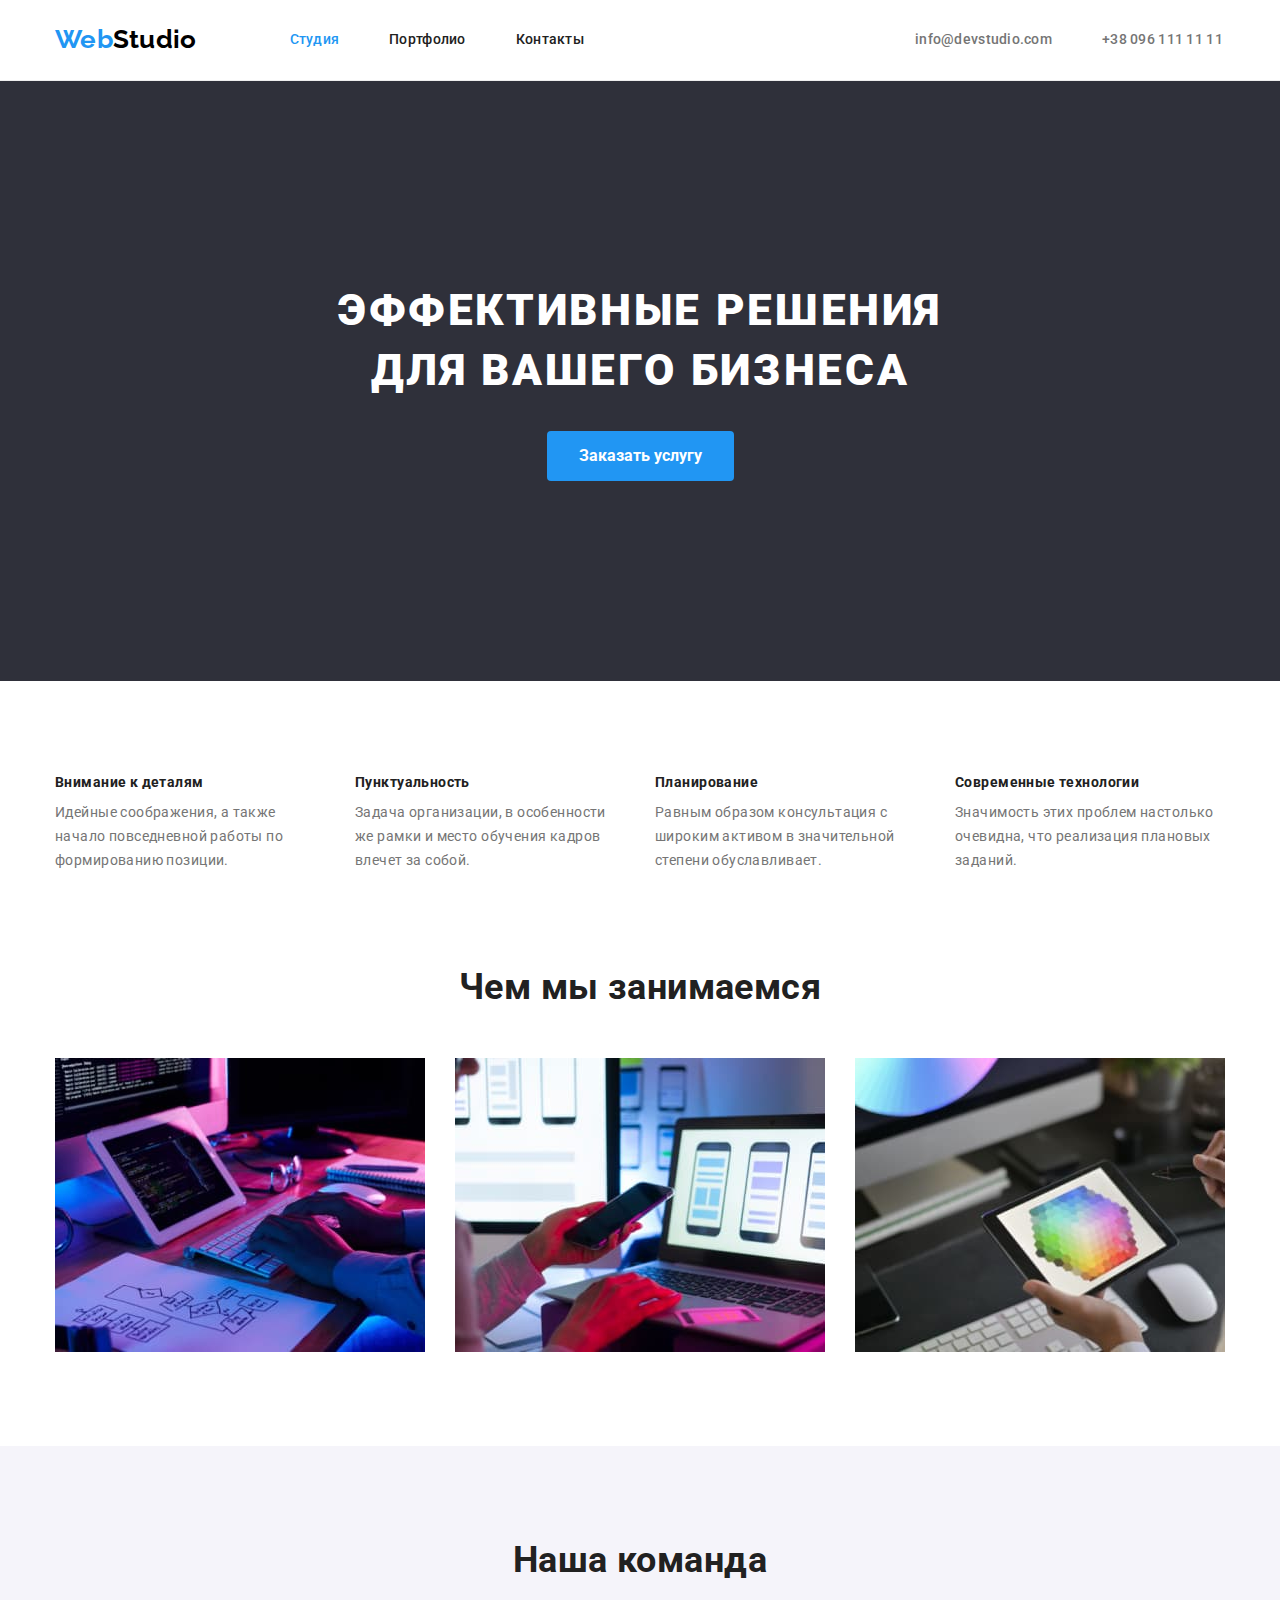
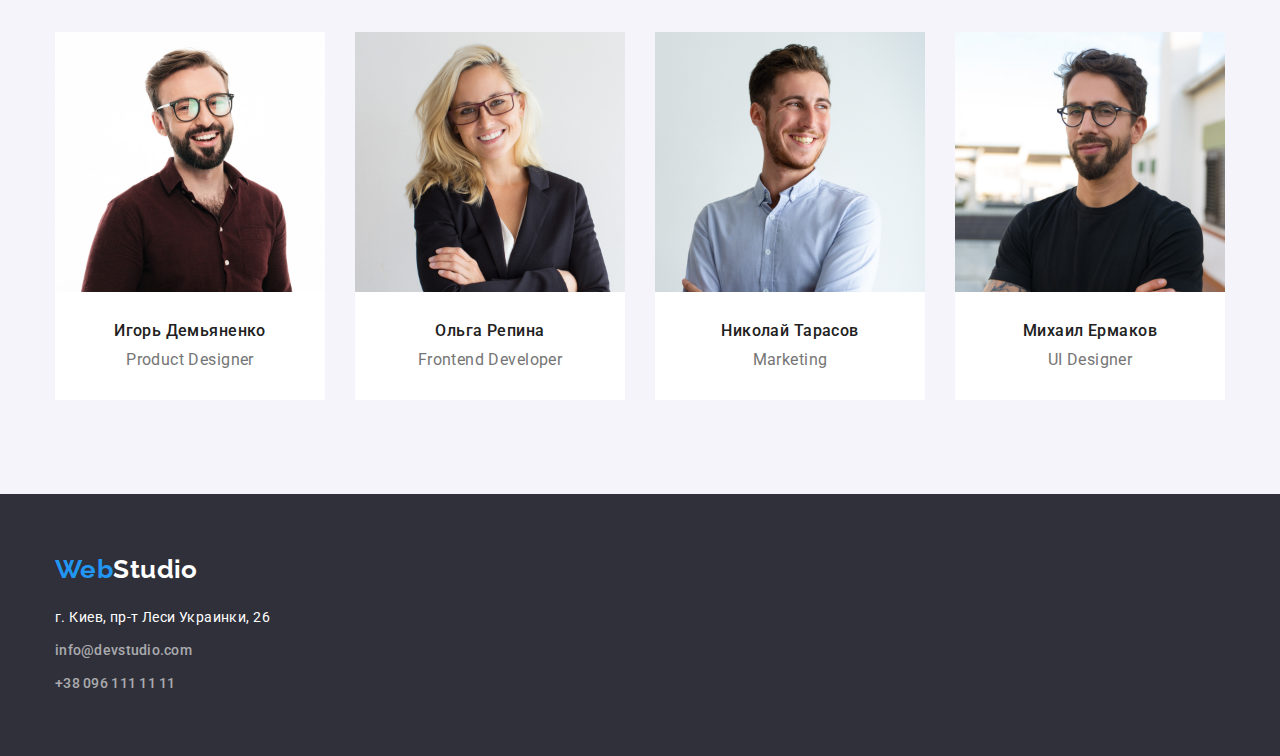
<file: index.html>
<!DOCTYPE html>
<html lang="ru">
  <head>
    <meta charset="UTF-8" />
    <meta http-equiv="X-UA-Compatible" content="IE=edge" />
    <meta name="viewport" content="width=device-width, initial-scale=1.0" />
    <title>Document</title>
    <link rel="preconnect" href="https://fonts.googleapis.com" />
    <link rel="preconnect" href="https://fonts.gstatic.com" crossorigin />
    <link
      href="https://fonts.googleapis.com/css2?family=Raleway:wght@700&family=Roboto:wght@400;500;700;900&display=swap"
      rel="stylesheet"
    />
    <link
      rel="stylesheet"
      href="https://cdnjs.cloudflare.com/ajax/libs/modern-normalize/1.1.0/modern-normalize.min.css"
    />
    <link rel="stylesheet" href="./css/styles.css" />
  </head>
  <body class="page">
    <header class="header">
      <div class="container header-container">
        <nav class="site-nav">
          <a href="./index.html" class="logo-black">
            <span class="logo">Web</span>Studio
          </a>
          <ul class="site-nav-list list">
            <li class="site-nav-item">
              <a href="./index.html" class="site-nav-link-current">Студия</a>
            </li>
            <li class="site-nav-item">
              <a href="./portfolio.html" class="site-nav-link"> Портфолио</a>
            </li>
            <li class="site-nav-item">
              <a href="./index.html" class="site-nav-link"> Контакты</a>
            </li>
          </ul>
        </nav>
        <ul class="contacts-list list">
          <li class="contacts-item">
            <a href="malito:info@devstudio.com" class="contacts-link"
              >info@devstudio.com
            </a>
          </li>
          <li class="contacts-item">
            <a href="tel:+380961111111" class="contacts-link"
              >+38 096 111 11 11</a
            >
          </li>
        </ul>
      </div>
    </header>

    <main>
      <section class="hero">
        <div class="container">
          <h1 class="hero-title">Эффективные решения для вашего бизнеса</h1>
          <button type="button" class="hero-button">Заказать услугу</button>
        </div>
      </section>

      <section class="features section">
        <div class="container">
          <ul class="features-list list">
            <li class="features-item">
              <h3 class="features-title">Внимание к деталям</h3>
              <p>
                Идейные соображения, а также начало повседневной работы по
                формированию позиции.
              </p>
            </li>
            <li class="features-item">
              <h3 class="features-title">Пунктуальность</h3>
              <p>
                Задача организации, в особенности же рамки и место обучения
                кадров влечет за собой.
              </p>
            </li>
            <li class="features-item">
              <h3 class="features-title">Планирование</h3>
              <p>
                Равным образом консультация с широким активом в значительной
                степени обуславливает.
              </p>
            </li>
            <li class="features-item">
              <h3 class="features-title">Современные технологии</h3>
              <p>
                Значимость этих проблем настолько очевидна, что реализация
                плановых заданий.
              </p>
            </li>
          </ul>
        </div>
      </section>

      <section class="work section">
        <div class="container">
          <h2 class="work-title">Чем мы занимаемся</h2>
          <ul class="work-list list">
            <li class="work-item">
              <img
                src="./images/photo1.jpg"
                width="370"
                alt="Человек печатает на клавиатуре"
              />
            </li>
            <li class="work-item">
              <img
                src="./images/photo2.jpg"
                width="370"
                alt="Человек выбирает модели мобильных телефонов"
              />
            </li>

            <li class="work-item">
              <img
                src="./images/photo3.jpg"
                width="370"
                alt="Выбираем палитру цветов"
              />
            </li>
          </ul>
        </div>
      </section>

      <section class="team section">
        <div class="container">
          <h2 class="team-title">Наша команда</h2>
          <ul class="team-list list">
            <li class="team-item">
              <img
                src="./images/worker4.jpg"
                width="270"
                alt="Мужчина с бородой и в очках"
              />
              <div class="team-item-bottom">
                <h3 class="team-heading">Игорь Демьяненко</h3>
                <p class="team-text">Product Designer</p>
              </div>
            </li>
            <li class="team-item">
              <img
                src="./images/worker1.jpg"
                width="270"
                alt="Женщина в очках и пиджаке"
              />
              <div class="team-item-bottom">
                <h3 class="team-heading">Ольга Репина</h3>
                <p class="team-text">Frontend Developer</p>
              </div>
            </li>
            <li class="team-item">
              <img
                src="./images/worker2.jpg"
                width="270"
                alt="Мужчина с бородой и голубой рубашке"
              />
              <div class="team-item-bottom">
                <h3 class="team-heading">Николай Тарасов</h3>
                <p class="team-text">Marketing</p>
              </div>
            </li>
            <li class="team-item">
              <img
                src="./images/worker3.jpg"
                width="270"
                alt="Мужчина в очках и черной рубашке"
              />
              <div class="team-item-bottom">
                <h3 class="team-heading">Михаил Ермаков</h3>
                <p class="team-text">UI Designer</p>
              </div>
            </li>
          </ul>
        </div>
      </section>
    </main>

    <footer class="footer">
      <div class="container">
        <a href="./index.html" class="logo-white">
          <span class="logo-footer">Web</span>Studio
        </a>
        <address class="footer-address">
          <ul class="footer-list list">
            <li class="footer-item">г. Киев, пр-т Леси Украинки, 26</li>
            <li class="footer-item">
              <a class="footer-link" href="malito:info@devstudio.com"
                >info@devstudio.com
              </a>
            </li>
            <li class="footer-item">
              <a class="footer-link" href="tel:+380961111111"
                >+38 096 111 11 11</a
              >
            </li>
          </ul>
        </address>
      </div>
    </footer>
  </body>
</html>
</file>
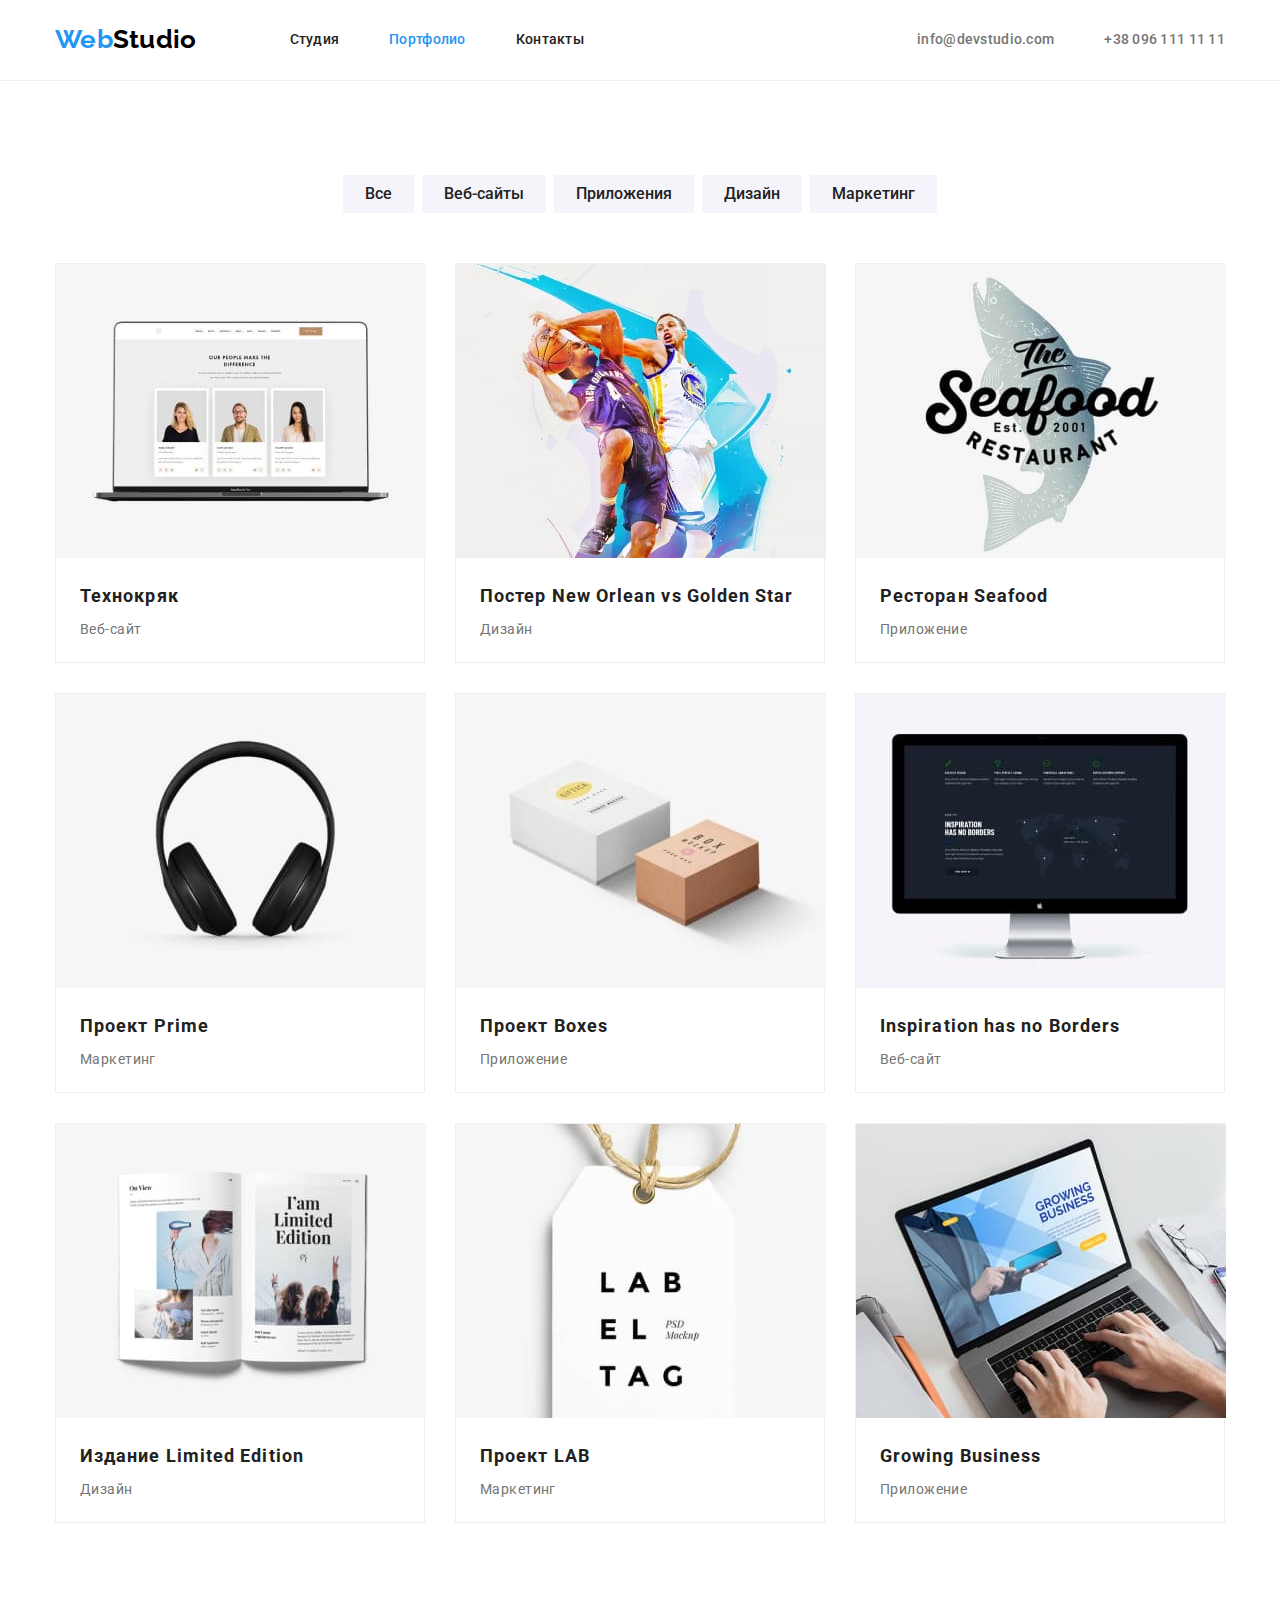
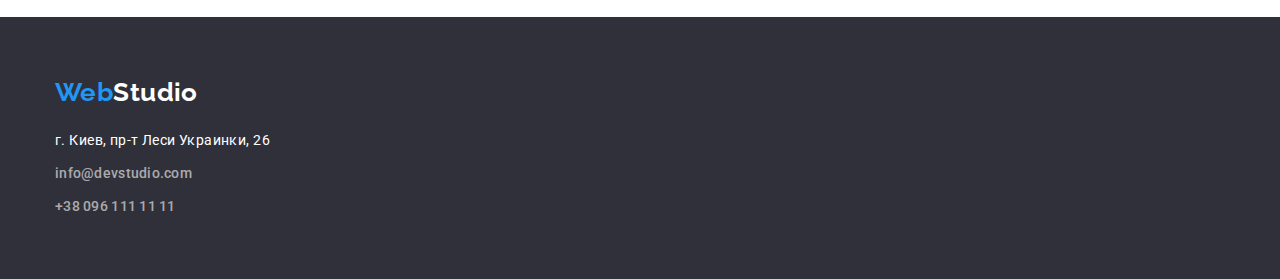
<file: portfolio.html>
<!DOCTYPE html>
<html lang="ru">
  <head>
    <meta charset="UTF-8" />
    <meta http-equiv="X-UA-Compatible" content="IE=edge" />
    <meta name="viewport" content="width=device-width, initial-scale=1.0" />
    <title>Document</title>
    <link rel="preconnect" href="https://fonts.googleapis.com" />
    <link rel="preconnect" href="https://fonts.gstatic.com" crossorigin />
    <link
      href="https://fonts.googleapis.com/css2?family=Raleway:wght@700&family=Roboto:wght@400;500;700;900&display=swap"
      rel="stylesheet"
    />
    <link
      rel="stylesheet"
      href="https://cdnjs.cloudflare.com/ajax/libs/modern-normalize/1.1.0/modern-normalize.min.css"
    />
    <link rel="stylesheet" href="./css/styles.css" />
  </head>
  <body class="page">
    <header class="header">
      <div class="container header-container">
        <nav class="site-nav">
          <a href="/index.html" class="logo-black">
            <span class="logo">Web</span>Studio
          </a>
          <ul class="site-nav-list list">
            <li class="site-nav-item">
              <a href="./index.html" class="site-nav-link"> Студия</a>
            </li>
            <li class="site-nav-item">
              <a href="./portfolio.html" class="site-nav-link-current">
                Портфолио</a
              >
            </li>
            <li class="site-nav-item">
              <a href="./index.html" class="site-nav-link"> Контакты</a>
            </li>
          </ul>
        </nav>
        <div class="header-contacts">
          <ul class="contacts-list list">
            <li class="contacts-item">
              <a href="mailto:info@devstudio.com" class="contacts-link"
                >info@devstudio.com
              </a>
            </li>
            <li class="contacts-item">
              <a href="tel:+380961111111" class="contacts-link"
                >+38 096 111 11 11</a
              >
            </li>
          </ul>
        </div>
      </div>
    </header>

    <main>
      <section class="section">
        <div class="container">
          <h1 class="visually-hidden">Фильтры</h1>
          <ul class="filters-list list">
            <li class="filters-item">
              <button type="button" class="filters-button">Все</button>
            </li>
            <li class="filters-item">
              <button type="button" class="filters-button">Веб-сайты</button>
            </li>
            <li class="filters-item">
              <button type="button" class="filters-button">Приложения</button>
            </li>
            <li class="filters-item">
              <button type="button" class="filters-button">Дизайн</button>
            </li>
            <li class="filters-item">
              <button type="button" class="filters-button">Маркетинг</button>
            </li>
          </ul>

          <ul class="activity list">
            <li class="activity-item">
              <img
                src="./images/photo11.jpg"
                width="370"
                alt="Созданий веб-сайтов"
              />
              <div class="activity-item-bottom">
                <h2 class="activity-title">Технокряк</h2>
                <p>Веб-сайт</p>
              </div>
            </li>
            <li class="activity-item">
              <img
                src="./images/photo12.jpg"
                width="370"
                alt="Два баскетболиста борятся за мяч"
              />
              <div class="activity-item-bottom">
                <h2 class="activity-title">Постер New Orlean vs Golden Star</h2>
                <p>Дизайн</p>
              </div>
            </li>
            <li class="activity-item">
              <img
                src="./images/photo13.jpg"
                width="370"
                alt="Рыбный ресторан"
              />
              <div class="activity-item-bottom">
                <h2 class="activity-title">Ресторан Seafood</h2>
                <p>Приложение</p>
              </div>
            </li>
            <li class="activity-item">
              <img src="./images/photo14.jpg" width="370" alt="Наушники" />
              <div class="activity-item-bottom">
                <h2 class="activity-title">Проект Prime</h2>
                <p>Маркетинг</p>
              </div>
            </li>
            <li class="activity-item">
              <img src="./images/photo15.jpg" width="370" alt="Две коробки" />
              <div class="activity-item-bottom">
                <h2 class="activity-title">Проект Boxes</h2>
                <p>Приложение</p>
              </div>
            </li>
            <li class="activity-item">
              <img
                src="./images/photo16.jpg"
                width="370"
                alt="Оформление стилистически веб-сайта"
              />
              <div class="activity-item-bottom">
                <h2 class="activity-title">Inspiration has no Borders</h2>
                <p>Веб-сайт</p>
              </div>
            </li>
            <li class="activity-item">
              <img
                src="./images/photo17.jpg"
                width="370"
                alt="Открытая книга"
              />
              <div class="activity-item-bottom">
                <h2 class="activity-title">Издание Limited Edition</h2>
                <p>Дизайн</p>
              </div>
            </li>
            <li class="activity-item">
              <img src="./images/photo18.jpg" width="370" alt="Белый ярлык" />
              <div class="activity-item-bottom">
                <h2 class="activity-title">Проект LAB</h2>
                <p>Маркетинг</p>
              </div>
            </li>
            <li class="activity-item">
              <img
                src="./images/photo19.jpg"
                width="370"
                alt="Открытое приложение на ноутбуке"
              />
              <div class="activity-item-bottom">
                <h2 class="activity-title">Growing Business</h2>
                <p>Приложение</p>
              </div>
            </li>
          </ul>
        </div>
      </section>
    </main>

    <footer class="footer">
      <div class="container">
        <a href="./index.html" class="logo-white">
          <span class="logo-footer">Web</span>Studio
        </a>
        <address class="footer-address">
          <ul class="footer-list list">
            <li class="footer-item">г. Киев, пр-т Леси Украинки, 26</li>
            <li class="footer-item">
              <a class="footer-link" href="malito:info@devstudio.com"
                >info@devstudio.com
              </a>
            </li>
            <li class="footer-item">
              <a class="footer-link" href="tel:+380961111111"
                >+38 096 111 11 11</a
              >
            </li>
          </ul>
        </address>
      </div>
    </footer>
  </body>
</html>
</file>
<file: css/styles.css>
:root {
  --primary-text-color: #757575;
  --title-text-color: #212121;
  --accent-color: #2196f3;
  --white-text-color: #ffffff;
  --black-bg-color: #2f303a;
  --button-grey-color: #f5f4fa;
  --logo-black: #000000;
  --primary-gap: 30px;
}

body {
  color: var(--primary-text-color);
  background: var(--white-text-color);
  font-family: Roboto, sans-serif;
  letter-spacing: 0.03em;
  font-size: 14px;
  line-height: 1.71;
}

.container {
  width: 1200px;
  padding-left: 15px;
  padding-right: 15px;
  margin: 0 auto;
}

p,
h1,
h2,
h3,
h4,
h5,
h6 {
  margin: 0;
}

img {
  min-width: 100%;
  display: block;
}

* {
  box-sizing: border-box;
}

.section {
  padding-top: 94px;
  padding-bottom: 94px;
}

.list {
  padding: 0;
  margin: 0;
  list-style: none;
}

.header {
  border-bottom: 1px solid #eeeeee;
}

.header-container {
  display: flex;
  align-items: center;
}

/* SITE NAVIGATION */

.header-contacts {
  margin-left: auto;
}

.contacts-list {
  display: flex;
}
.site-nav-list {
  display: flex;
  align-items: center;
}
.site-nav {
  color: var(--title-text-color);
  font-weight: 500;
  font-size: 14px;
  line-height: 1.14;
  text-decoration: none;
  letter-spacing: 0.02em;
  display: flex;
}

.site-nav-item:not(:last-child) {
  margin-right: 50px;
}

.site-nav-link {
  display: block;
  color: var(--title-text-color);
  font-weight: 500;
  font-size: 14px;
  line-height: 1.14;
  text-decoration: none;
}

.site-nav-link:hover,
.site-nav-link:focus {
  color: var(--accent-color);
}

.site-nav-link-current {
  display: block;
  color: var(--accent-color);
  text-decoration: none;
}

.contacts-item:first-child {
  margin-left: 331px;
}

.contacts-item:not(:last-child) {
  margin-right: 50px;
}

/* LOGO */

.logo {
  margin: auto 0;
  padding-top: 24px;
  padding-bottom: 25px;
  color: var(--accent-color);
  font-family: Raleway, sans-serif;
  font-weight: 700;
  font-size: 26px;
  line-height: 1.2;
  text-decoration: none;
}

.logo-footer {
  margin: auto 0;
  color: var(--accent-color);
  font-family: Raleway, sans-serif;
  font-weight: 700;
  font-size: 26px;
  line-height: 1.2;
  text-decoration: none;
  margin-bottom: 20px;
}

.logo-black {
  margin: auto 0;
  padding-top: 24px;
  padding-bottom: 25px;
  color: var(--logo-black);
  font-family: Raleway, sans-serif;
  font-weight: 700;
  font-size: 26px;
  line-height: 1.19;
  text-decoration: none;
  margin-right: 93px;
}
.logo-white {
  margin: auto 0;
  color: var(--white-text-color);
  font-family: Raleway, sans-serif;
  font-weight: 700;
  font-size: 26px;
  line-height: 1.19;
  text-decoration: none;
  margin-bottom: 20px;
}

/* HERO */

.hero {
  text-align: center;
  background-color: var(--black-bg-color);
  padding-bottom: 200px;
  padding-top: 200px;
}
.hero-title {
  margin: 0 auto;
  color: var(--white-text-color);
  font-weight: 900;
  font-size: 44px;
  line-height: 1.36;
  text-align: center;
  text-transform: uppercase;
  letter-spacing: 0.06em;
  margin-bottom: 30px;
  max-width: 696px;
}

.hero-button {
  padding: 10px 32px 10px 32px;
  border-radius: 4px;
  font-weight: 700;
  font-size: 16px;
  line-height: 1.87;
  background-color: var(--accent-color);
  color: var(--white-text-color);
  border: none;
  text-decoration: none;
  text-align: center;
}
.hero-button:hover,
.hero-button:focus {
  cursor: pointer;
}

/* FEATURES */

.features-title {
  margin-top: 0;
  margin-bottom: 10px;
  color: var(--title-text-color);
  font-weight: 700;
  font-size: 14px;
  line-height: 1.14;
}

.features-list {
  display: flex;
}

.features-item {
  width: 270px;
  margin-right: 30px;
}

.features-item:last-child {
  margin-right: 0;
}

/* FILTERS AND ACTIVITY */

.filters-item:not(:last-child) {
  margin-right: 8px;
}
.filters-list {
  display: flex;
  justify-content: center;
  margin-bottom: 50px;
}

.filters-button {
  border: none;
  padding: 6px 22px 6px 22px;
  font-weight: 500;
  font-size: 16px;
  line-height: 26px;
  background-color: var(--button-grey-color);
  color: var(--title-text-color);
}
.filters-button:hover,
.filters-button:focus {
  background-color: var(--accent-color);
  color: var(--white-text-color);
  cursor: pointer;
}

.activity-title {
  color: var(--title-text-color);
  font-size: 18px;
  line-height: 2;
  letter-spacing: 0.06em;
  margin-bottom: 4px;
}

.activity {
  display: flex;
  flex-wrap: wrap;
  margin-left: calc(-1 * var(--primary-gap));
  margin-top: calc(-1 * var(--primary-gap));
}
.activity-item {
  border: 1px solid #eeeeee;
  width: 370px;
  flex-basis: calc(100% / 3 - 30px);
  margin-left: var(--primary-gap);
  margin-top: var(--primary-gap);
}

.activity-item-bottom {
  padding: 20px 24px 20px 24px;
}

/* WORK AND TEAM */

.work {
  padding-top: 0;
}

.work-title,
.team-title {
  margin-bottom: 50px;
  color: var(--title-text-color);
  font-weight: 700;
  font-size: 36px;
  line-height: 1.16;
  text-align: center;
}

.work-list {
  flex-wrap: wrap;
  margin-left: calc(-1 * var(--primary-gap));
  display: flex;
}

.work-item {
  flex-basis: calc(100% / 3 -30px);
  margin-left: var(--primary-gap);
}

.work-item:last-child {
  margin-right: 0;
}

.team {
  background-color: var(--button-grey-color);
}

.team-list {
  display: flex;
  flex-wrap: wrap;
  margin-left: calc(-1 * var(--primary-gap));
}

.team-item {
  flex-basis: calc(100% / 4 -30px);
  margin-left: var(--primary-gap);
}

.team-heading {
  color: var(--title-text-color);
  font-weight: 500;
  font-size: 16px;
  line-height: 1.18;
  text-align: center;
  margin-bottom: 10px;
}

.team-text {
  font-size: 16px;
  line-height: 1.18;
  text-align: center;
}

.team-item-bottom {
  padding-top: 30px;
  padding-bottom: 30px;
  background-color: var(--white-text-color);
}

/* FOOTER */

.footer-item {
  margin-bottom: 9px;
  font-size: 14px;
  font-style: normal;
  line-height: 1.71;
  color: var(--white-text-color);
}

.footer-item:last-child {
  margin-bottom: 0;
}

.contacts-link:hover,
.contacts-link:focus {
  color: var(--accent-color);
}

.footer-link:hover,
.footer-link:focus {
  color: var(--accent-color);
}

.contacts-link {
  color: var(--primary-text-color);
  font-weight: 500;
  font-size: 14px;
  line-height: 1.14;
  letter-spacing: 0.02em;
  text-decoration: none;
}
.footer-link {
  margin-bottom: 9px;
  color: var(--primary-text-color);
  font-weight: 500;
  font-size: 14px;
  line-height: 1.14;
  letter-spacing: 0.02em;
  text-decoration: none;
  color: rgba(255, 255, 255, 0.6);
}

.footer-address {
  margin-top: 20px;
}
.footer {
  background-color: var(--black-bg-color);
  padding-top: 60px;
  padding-bottom: 60px;
}

.visually-hidden {
  position: absolute;
  width: 1px;
  height: 1px;
  margin: -1px;
  padding: 0;
  overflow: hidden;
  border: 0;
  clip: rect(0 0 0 0);
}
</file>
